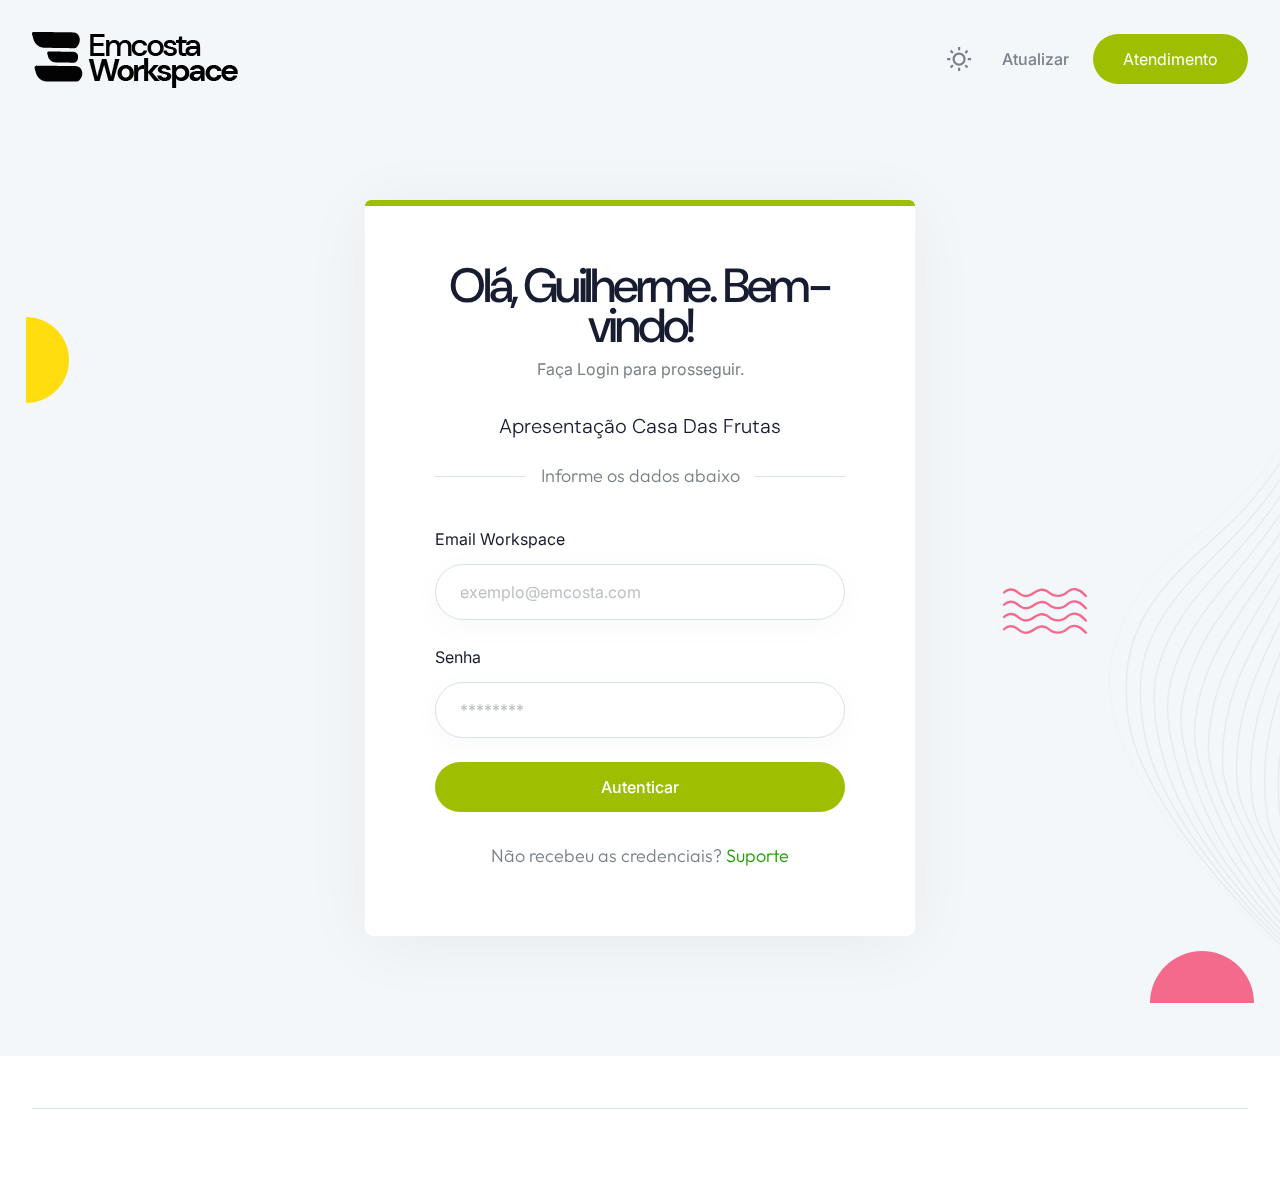
<file: index.html>
<!DOCTYPE html>
<html lang="pt-BR">

<head>
  <meta charset="UTF-8" />
  <meta http-equiv="X-UA-Compatible" content="IE=edge" />
  <meta name="viewport" content="width=device-width, initial-scale=1.0" />
  <title>Entrar - Emcosta Workspace</title>
  <link rel="icon" href="favicon.png">
  <link href="style.css" rel="stylesheet">
</head>

<body x-data="{ page: 'signin', 'darkMode': true, 'stickyMenu': false, 'navigationOpen': false, 'scrollTop': false }"
  x-init="
         darkMode = JSON.parse(localStorage.getItem('darkMode'));
         $watch('darkMode', value => localStorage.setItem('darkMode', JSON.stringify(value)))"
  :class="{'b eh': darkMode === true}">
  <!-- ===== Header Start ===== -->
  <header class="g s r vd ya cj" :class="{ 'hh sm _k dj bl ll' : stickyMenu }"
    @scroll.window="stickyMenu = (window.pageYOffset > 20) ? true : false">
    <div class="bb ze ki xn 2xl:ud-px-0 oo wf yf i">
      <div class="vd to/4 tc wf yf">
        <a href="index.html">
          <img class="om" src="images/logo-light.png" style="width: 110%;" alt="Logo Light" />
          <img class="xc nm" src="images/logo-dark.png" alt="Logo Dark" />
        </a>

        <!-- Hamburger Toggle BTN -->
        <button class="po rc" @click="navigationOpen = !navigationOpen">
          <span class="rc i pf re pd">
            <span class="du-block h q vd yc">
              <span class="rc i r s eh um tg te rd eb ml jl dl" :class="{ 'ue el': !navigationOpen }"></span>
              <span class="rc i r s eh um tg te rd eb ml jl fl" :class="{ 'ue qr': !navigationOpen }"></span>
              <span class="rc i r s eh um tg te rd eb ml jl gl" :class="{ 'ue hl': !navigationOpen }"></span>
            </span>
            <span class="du-block h q vd yc lf">
              <span class="rc eh um tg ml jl el h na r ve yc" :class="{ 'sd dl': !navigationOpen }"></span>
              <span class="rc eh um tg ml jl qr h s pa vd rd" :class="{ 'sd rr': !navigationOpen }"></span>
            </span>
          </span>
        </button>
        <!-- Hamburger Toggle BTN -->
      </div>

      <div class="vd wo/4 sd qo f ho oo wf yf" :class="{ 'd hh rm sr td ud qg ug jc yh': navigationOpen }">
        <nav>
        </nav>

        <div class="tc wf ig pb no">
          <div class="pc h io pa ra" :class="navigationOpen ? '!-ud-visible' : 'd'">
            <label class="rc ab i">
              <input type="checkbox" :value="darkMode" @change="darkMode = !darkMode" class="pf vd yc uk h r za ab" />
              <!-- Icon Sun -->
              <svg :class="{ 'wn' : page === 'home', 'xh' : page === 'home' && stickyMenu }" class="th om" width="25"
                height="25" viewBox="0 0 25 25" fill="none" xmlns="http://www.w3.org/2000/svg">
                <path
                  d="M12.0908 18.6363C10.3549 18.6363 8.69 17.9467 7.46249 16.7192C6.23497 15.4916 5.54537 13.8268 5.54537 12.0908C5.54537 10.3549 6.23497 8.69 7.46249 7.46249C8.69 6.23497 10.3549 5.54537 12.0908 5.54537C13.8268 5.54537 15.4916 6.23497 16.7192 7.46249C17.9467 8.69 18.6363 10.3549 18.6363 12.0908C18.6363 13.8268 17.9467 15.4916 16.7192 16.7192C15.4916 17.9467 13.8268 18.6363 12.0908 18.6363ZM12.0908 16.4545C13.2481 16.4545 14.358 15.9947 15.1764 15.1764C15.9947 14.358 16.4545 13.2481 16.4545 12.0908C16.4545 10.9335 15.9947 9.8236 15.1764 9.00526C14.358 8.18692 13.2481 7.72718 12.0908 7.72718C10.9335 7.72718 9.8236 8.18692 9.00526 9.00526C8.18692 9.8236 7.72718 10.9335 7.72718 12.0908C7.72718 13.2481 8.18692 14.358 9.00526 15.1764C9.8236 15.9947 10.9335 16.4545 12.0908 16.4545ZM10.9999 0.0908203H13.1817V3.36355H10.9999V0.0908203ZM10.9999 20.8181H13.1817V24.0908H10.9999V20.8181ZM2.83446 4.377L4.377 2.83446L6.69082 5.14828L5.14828 6.69082L2.83446 4.37809V4.377ZM17.4908 19.0334L19.0334 17.4908L21.3472 19.8046L19.8046 21.3472L17.4908 19.0334ZM19.8046 2.83337L21.3472 4.377L19.0334 6.69082L17.4908 5.14828L19.8046 2.83446V2.83337ZM5.14828 17.4908L6.69082 19.0334L4.377 21.3472L2.83446 19.8046L5.14828 17.4908ZM24.0908 10.9999V13.1817H20.8181V10.9999H24.0908ZM3.36355 10.9999V13.1817H0.0908203V10.9999H3.36355Z"
                  fill="" />
              </svg>
              <!-- Icon Sun -->
              <img class="xc nm" src="images/icon-moon.svg" alt="Moon" />
            </label>
          </div>

          <a href="index.html" :class="{ 'nk yl' : page === 'home', 'ok' : page === 'home' && stickyMenu }"
            class="ek pk xl">Atualizar</a>
          <a target="_blank" href="https://wa.me/5514991878699" :class="{ 'hh/[0.15]' : page === 'home', 'sh' : page === 'home' && stickyMenu }"
            class="lk gh dk rg tc wf xf _l gi hi">Atendimento</a>
        </div>
      </div>
    </div>
  </header>

  <!-- ===== Header End ===== -->

  <main>
    <!-- ===== SignIn Form Start ===== -->
    <section class="i pg fh rm ki xn vq gj qp gr hj rp hr">
      <!-- Bg Shapes -->
      <img src="images/shape-06.svg" alt="Shape" class="h j k" />
      <img src="images/shape-03.svg" alt="Shape" class="h l m" />
      <img src="images/shape-17.svg" alt="Shape" class="h n o" />
      <img src="images/shape-18.svg" alt="Shape" class="h p q" />

      <div class="animate_top bb af i va sg hh sm vk xm yi _n jp hi ao kp">
        <!-- Bg Border -->
        <span class="rc h r s zd/2 od zg gh"></span>
        <span class="rc h r q zd/2 od xg mh"></span>

        <div class="rj">
          <h2 style="font-family: 'DM Sans', sans-serif; font-size: 3em; letter-spacing: -0.2rem;" class="ek ck kk wm xb">Olá, Guilherme. Bem-vindo!</h2>
          <p>Faça Login para prosseguir.</p>

          <h3 class="hk yj kk wm ob mc">Apresentação Casa Das Frutas</h3>
          <span class="i rc sj hk xj">
            <span class="rc h s z/2 nd oe rh tm"></span>
            <span class="rc h q z/2 nd oe rh tm"></span>

            Informe os dados abaixo
          </span>
        </div>

        <form class="sb" method="POST">
          <div class="wb">
            <label class="rc kk wm vb" for="username">Email Workspace</label>
            <input type="text" name="username" id="login" placeholder="exemplo@emcosta.com"
              class="vd hh rg zk _g ch hm dm fm pl/50 xi mi sm xm pm dn/40" />
          </div>

          <div class="wb">
            <label class="rc kk wm vb" for="password">Senha</label>
            <input type="password" name="password" id="senha" placeholder="********"
              class="vd hh rg zk _g ch hm dm fm pl/50 xi mi sm xm pm dn/40" />
          </div>

          <button onclick="logar(); return false" class="vd rj ek rc rg gh lk ml il _l gi hi">
            Autenticar
          </button>

          <p class="sj hk xj rj ob">
            Não recebeu as credenciais?
            <a class="mk" href="https://wa.me/5514991878699"> Suporte </a>
          </p>
        </form>

        <script>
          function logar(){
            var login = document.getElementById('login').value;
            var senha = document.getElementById('senha').value;

            if(login == "guilherme@emcosta.com.br" && senha == "workspace01") {
              alert('Login bem sucedido. Estamos te redirecionando...');
              location.href = "home.html";
            } else {
              alert('Usuário ou senha incorretos. Tente novamente ou entre em contato com nossa equipe.');
            }
          }
        </script>

      </div>
    </section>
    <!-- ===== SignIn Form End ===== -->
  </main>
  <!-- ===== Footer Start ===== -->
  <footer>
    <br><br>
    <div class="bb ze ki xn 2xl:ud-px-0">
      <!-- Footer Bottom -->
      <div class="bh ch pm tc uf sf yo wf xf ap cg fp bj">
        <div class="animate_top">
          <ul class="tc wf gg">
            <li><a class="xl">Emcosta Workspace - Ambiente de apresentação comercial da Emcosta.</a></li>
          </ul>
        </div>

        <div class="animate_top">
          <p>&copy; 2023 E=mc². Developed by Emcosta Digital</p>
        </div>
      </div>
      <!-- Footer Bottom -->
    </div>
  </footer>

  <!-- ===== Footer End ===== -->

  <!-- ====== Back To Top Start ===== -->
  <button class="xc wf xf ie ld vg sr gh tr g sa ta _a" @click="window.scrollTo({top: 0, behavior: 'smooth'})"
    @scroll.window="scrollTop = (window.pageYOffset > 50) ? true : false" :class="{ 'uc' : scrollTop }">
    <svg class="uh se qd" xmlns="http://www.w3.org/2000/svg" viewBox="0 0 512 512">
      <path
        d="M233.4 105.4c12.5-12.5 32.8-12.5 45.3 0l192 192c12.5 12.5 12.5 32.8 0 45.3s-32.8 12.5-45.3 0L256 173.3 86.6 342.6c-12.5 12.5-32.8 12.5-45.3 0s-12.5-32.8 0-45.3l192-192z" />
    </svg>
  </button>

  <!-- ====== Back To Top End ===== -->
  <script defer src="bundle.js"></script>
</body>

</html>
</file>
